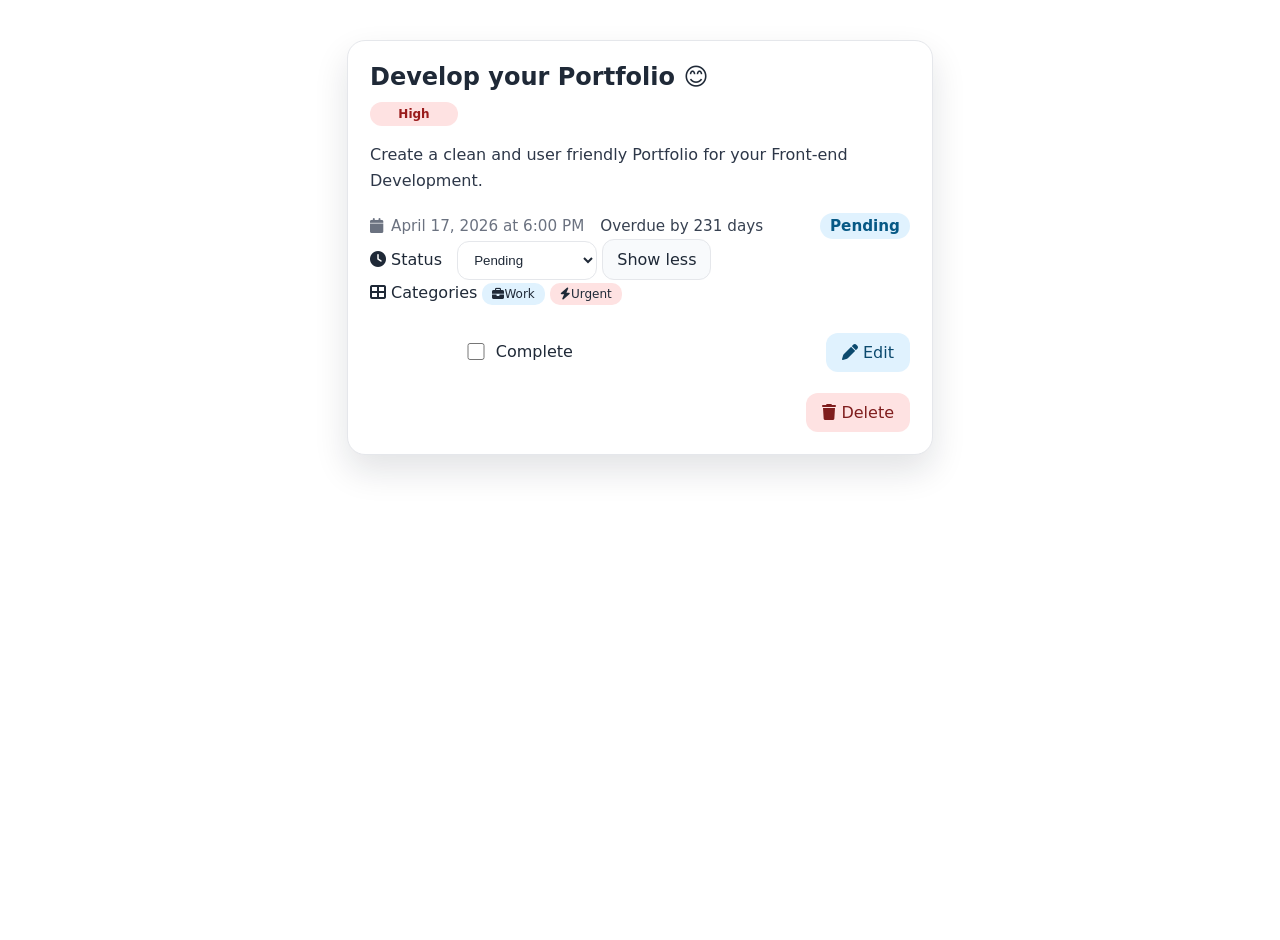
<file: index.html>
<!DOCTYPE html>
<html lang="en">
<head>
  <meta charset="UTF-8" />
  <meta name="viewport" content="width=device-width, initial-scale=1.0"/>
  <title>Todo Card</title>

  <link rel="stylesheet" href="style.css">
  <link rel="stylesheet" href="https://cdnjs.cloudflare.com/ajax/libs/font-awesome/6.5.0/css/all.min.css">
</head>
<body>

<article data-testid="test-todo-card" class="todo-card pending high">
  <div class="header">
    <div>
      <h2 data-testid="test-todo-title">Develop your Portfolio 😊</h2>
      <div class="priority-row">
        <span class="badge high" data-testid="test-todo-priority" aria-label="High priority">High</span>
        <!-- <span class="priority-indicator high" data-testid="test-todo-priority-indicator" aria-hidden="true"></span> -->
      </div>
    </div>
  </div>
  <div class="description-container collapsed" id="todo-description-section" data-testid="test-todo-collapsible-section">
    <p data-testid="test-todo-description">Create a clean and user friendly Portfolio for your Front-end Development.</p>
  </div>

   <div class="meta">
    <div class="due">
      <i class="fa-solid fa-calendar" aria-hidden="true"></i>
      <time data-testid="test-todo-due-date" datetime="2026-04-17T18:00:00Z">April 17, 2026</time>
      <!-- <div class="note-row"> -->
    <span class="overdue hidden" data-testid="test-todo-overdue-indicator"></span> 
    <span class="time-remaining" data-testid="test-todo-time-remaining" aria-live="polite"></span>
  <!-- </div> -->
    </div>

      <div class="note-row">
    <span class="overdue hidden" data-testid="test-todo-overdue-indicator"></span>
    <span class="time-remaining" data-testid="test-todo-time-remaining" aria-live="polite"></span>
  </div>

    <div class="status-line">
      <!-- <i class="fa-solid fa-clock" aria-hidden="true"></i> -->
      <span class="status" data-testid="test-todo-status">Pending</span>
    </div>
  </div>
  <i class="fa-solid fa-clock" aria-hidden="true"></i> Status 
    <label for="status-control" class="visually-hidden">Task status</label>
    <select id="status-control" class="status-control" data-testid="test-todo-status-control" aria-label="Task status">
      <option value="Pending">Pending</option>
      <option value="In Progress">In Progress</option>
      <option value="Done">Done</option>
    </select>

    <button type="button" class="expand-toggle" data-testid="test-todo-expand-toggle" aria-expanded="false" aria-controls="todo-description-section">
      Show more
    </button>

    <div class="tags" role="list" data-testid="test-todo-tags">
    <i class="fa-solid fa-table-cells-large"></i> Categories
    <span class="tag" role="listitem" data-testid="test-todo-tag-work"> <i class="fa-solid fa-briefcase" aria-hidden="true"></i>Work</span>
    <span class="taged" role="listitem" data-testid="test-todo-taged-urgent"><i class="fa-solid fa-bolt" aria-hidden="true"></i>Urgent</span>
    
  </div>

  

  <div class="actions">
    <div class="controls-row">
    <label class="checkbox-label">
      <input
        id="complete-toggle"
        type="checkbox"
        data-testid="test-todo-complete-toggle"
        aria-label="Mark task as complete"
      />
      Complete
    </label>
    </div>
    <button type="button" class="edit" data-testid="test-todo-edit-button" aria-label="Edit task">
      <i class="fa-solid fa-pen" aria-hidden="true"></i>
      Edit
    </button>
    <button type="button" class="delete" data-testid="test-todo-delete-button" aria-label="Delete task">
      <i class="fa-solid fa-trash" aria-hidden="true"></i>
      Delete
    </button>
  </div>
</article>

<script src="script.js"></script>

</body>
</html>
</file>
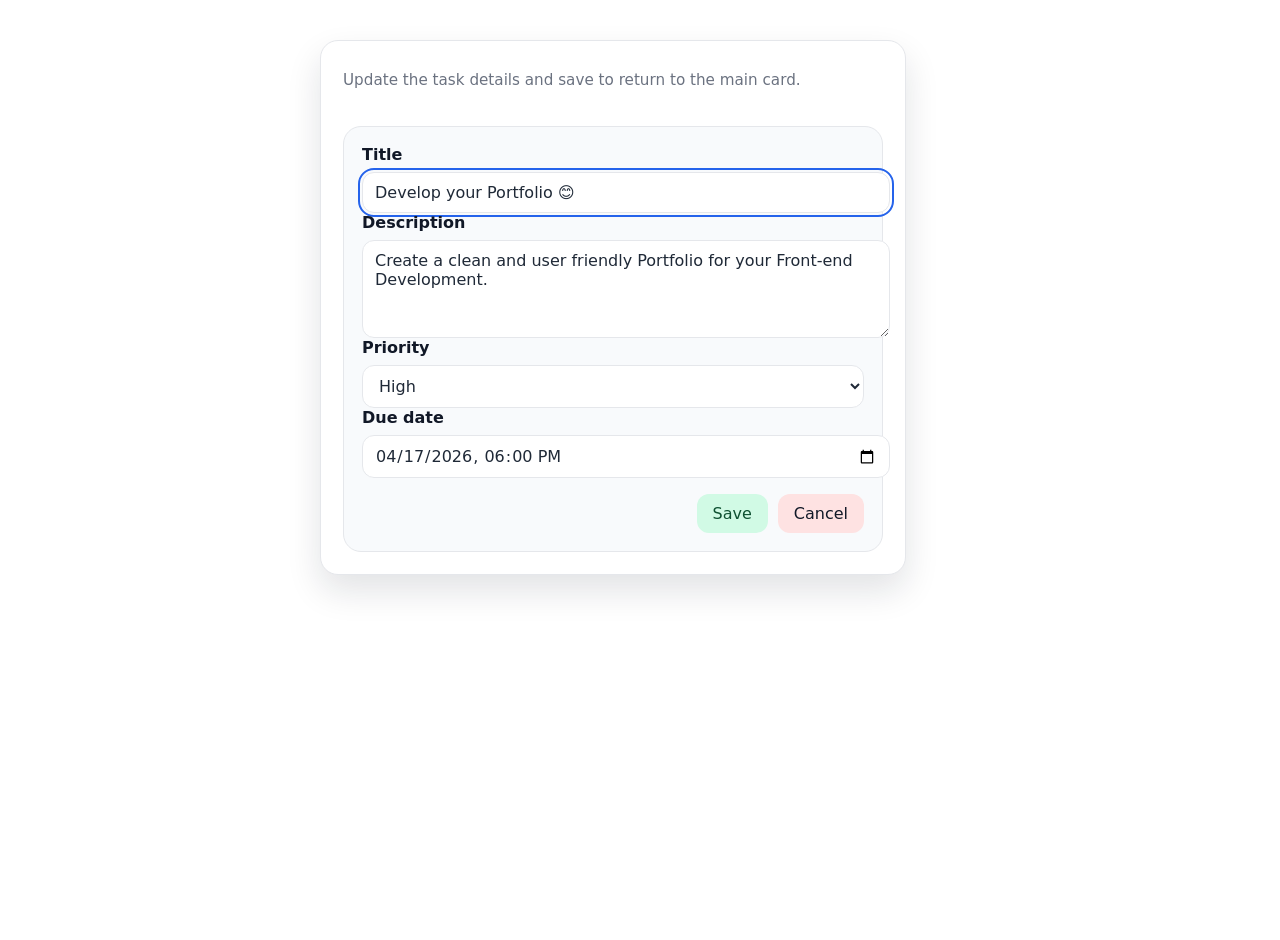
<file: edit.html>
<!DOCTYPE html>
<html lang="en">
<head>
  <meta charset="UTF-8" />
  <meta name="viewport" content="width=device-width, initial-scale=1.0" />
  <title>Edit Todo</title>
  <link rel="stylesheet" href="style.css">
</head>
<body>
<main class="edit-page">
  <article class="todo-card">
    <div class="header">
      <div>
        <!-- <h2>Edit Todo</h2> -->
        <p class="subtitle">Update the task details and save to return to the main card.</p>
      </div>
    </div>

    <form class="edit-form" data-testid="test-todo-edit-form">
      <div class="form-row">
        <label for="edit-title">Title</label>
        <input id="edit-title" type="text" data-testid="test-todo-edit-title-input" />
      </div>
      <div class="form-row">
        <label for="edit-description">Description</label>
        <textarea id="edit-description" rows="4" data-testid="test-todo-edit-description-input"></textarea>
      </div>
      <div class="form-row form-row-inline">
        <label for="edit-priority">Priority</label>
        <select id="edit-priority" data-testid="test-todo-edit-priority-select">
          <option value="High">High</option>
          <option value="Medium">Medium</option>
          <option value="Low">Low</option>
        </select>
      </div>
      <div class="form-row form-row-inline">
        <label for="edit-due-date">Due date</label>
        <input id="edit-due-date" type="datetime-local" data-testid="test-todo-edit-due-date-input" />
      </div>
      <div class="form-actions">
        <button type="button" class="save" data-testid="test-todo-save-button">Save</button>
        <button type="button" class="cancel" data-testid="test-todo-cancel-button">Cancel</button>
      </div>
    </form>
  </article>
</main>

<script src="script.js"></script>
</body>
</html>
</file>
<file: style.css>
:root {
  --bg: #f7f9fc;
  --card: #ffffff;
  --text: #1f2937;
  --muted: #6b7280;
  --ash: #9ca3af;
  --border: #e5e7eb;
  --primary: #2563eb;
  --danger: #ef4444;
  --success: #16a34a;
  --warning: #f59e0b;
  --info: #0ea5e9;
}

body {
  margin: 0;
  font-family: system-ui, -apple-system, BlinkMacSystemFont, 'Segoe UI', Roboto, Oxygen, Ubuntu, Cantarell, 'Open Sans', 'Helvetica Neue', sans-serif;
  /* background: var(--bg); */
  /* background:black; */
  min-height: 100vh;
  display: flex;
  justify-content: center;
  align-items: flex-start;
  padding: 20px;
}

.edit-page {
  width: 100%;
  max-width: 640px;
}

.subtitle {
  margin-top: 8px;
  color: var(--muted);
  font-size: 0.95rem;
}

article {
  width: 100%;
  max-width: 540px;
  background: var(--card);
  border-radius: 18px;
  margin-top: 20px;
  padding: 22px;
  box-shadow: 0 16px 34px rgba(15, 23, 42, 0.12);
  border: 1px solid var(--border);
  color: var(--text);
}

.todo-card.done {
  border-color: #d1d5db;
  background: #f3f4f6;
}

.todo-card.in-progress {
  border-color: #7dd3fc;
  background: #ecfeff;
}

.header {
  display: flex;
  justify-content: space-between;
  align-items: flex-start;
  gap: 12px;
}

h2 {
  margin: 0;
  font-size: clamp(1.2rem, 2vw, 1.5rem);
  line-height: 1.2;
}

.todo-card.done h2 {
  text-decoration: line-through;
  color: var(--muted);
}

.priority-row {
  display: flex;
  align-items: center;
  gap: 10px;
  margin-top: 10px;
}

.badge {
  display: inline-flex;
  align-items: center;
  justify-content: center;
  min-width: 60px;
  border-radius: 999px;
  font-size: 12px;
  padding: 5px 14px;
  font-weight: 700;
  background:#fee2e2;
}

.priority-indicator {
  width: 12px;
  height: 12px;
  border-radius: 50%;
  border: 1px solid #fff;
}

.priority-indicator.high,
.badge.high {
  background: #fee2e2;
  color: #991b1b;
}

.priority-indicator.medium,
.badge.medium {
  background: #fef3c7;
  color: #92400e;
}

.priority-indicator.low,
.badge.low {
  background: #dcfce7;
  color: #166534;
}

.controls-row,
.meta,
.note-row,
.actions,
.form-actions {
  display: flex;
  flex-wrap: wrap;
  gap: 10px;
  align-items: center;
}

.controls-row {
  margin-top: 18px;
}

.checkbox-label{
  /* background:red; */
  margin-right:243px;
  margin-bottom:20px;
}
.status-control{
margin-bottom:3px;
margin-left:10px;
}
.expand-toggle,
.save,
.cancel,
.edit,
.delete {
  font: inherit;
}

.checkbox-label {
  display: inline-flex;
  align-items: center;
  gap: 8px;
  cursor: pointer;
}

.checkbox-label input {
  width: 1.1rem;
  height: 1.1rem;
}

.status-control {
  min-width: 140px;
  padding: 10px 12px;
  border-radius: 12px;
  border: 1px solid var(--border);
  background: #fff;
  color: var(--text);
}

.expand-toggle {
  padding: 10px 14px;
  border-radius: 12px;
  border: 1px solid var(--border);
  background: #f8fafc;
  color: var(--text);
  cursor: pointer;
}

.meta {
  justify-content: space-between;
  margin-top: 18px;
}

.due,
.status-line {
  display: flex;
  align-items: center;
  gap: 8px;
  font-size: 0.95rem;
  color: var(--muted);
}

.status-line .status {
  background: #e0f2fe;
  color: #075985;
  padding: 4px 10px;
  border-radius: 999px;
  font-weight: 600;
}

.description-container {
  overflow: hidden;
  transition: max-height 0.25s ease;
  margin-top: 16px;
}

.description-container.collapsed {
  max-height: 5.4rem;
}

.description-container:not(.collapsed) {
  max-height: 100vh;
}

.description-container p {
  margin: 0;
  line-height: 1.65;
  color: #2d3748;
}

.placeholder-text {
  color: var(--ash) !important;
}

.note-row {
  justify-content: space-between;
  margin-top: 14px;
  gap: 12px;
}

.overdue {
  /* color: var(--danger); */
  
  font-weight: 700;
}

.hidden {
  color:red;
  display: none !important;
}

.overdue.hidden {
  
  display: none;
}

.time-remaining {
  font-size: 0.95rem;
  color: #374151;
}

.tag {
      background:#e0f2fe;
      /* color: #3730a3; */
      padding: 4px 10px;
      border-radius: 10px;
      font-size: 12px;
    }
     .taged{
      background: #fee2e2;
      /* color: #3730a3; */
      padding: 4px 10px;
      border-radius: 10px;
      font-size: 12px;
    }


.actions {
  justify-content: flex-end;
  margin-top: 20px;
}

button,
.status-control,
input,
textarea,
select {
  transition: box-shadow 0.2s ease, transform 0.2s ease;
}

button {
  border: none;
  border-radius: 12px;
  padding: 10px 16px;
  cursor: pointer;
}

button:hover,
.status-control:hover,
input:hover,
textarea:hover,
select:hover {
  transform: translateY(-1px);
}

button:focus,
.status-control:focus,
input:focus,
textarea:focus,
select:focus {
  outline: 2px solid var(--primary);
  outline-offset: 2px;
}

.edit {
  background: #e0f2fe;
  color: #0c4a6e;
}

.delete {
  background: #fee2e2;
  color: #7f1d1d;
}

.save {
  background: #d1fae5;
  color: #0f5132;
}

.cancel {
  background:  #fee2e2;
  color: #111827;
}

.edit-form {
  margin-top: 22px;
  padding: 18px;
  border-radius: 18px;
  background: #f8fafc;
  border: 1px solid var(--border);
}

.edit-form.hidden {
  display: none;
}

.form-row {
  display: flex;
  flex-direction: column;
  gap: 8px;
  width: 100%;
}

.form-row label {
  font-weight: 600;
  color: #111827;
}

.form-row input,
.form-row textarea,
.form-row select {
  width: 100%;
  border-radius: 12px;
  border: 1px solid var(--border);
  padding: 10px 12px;
  font: inherit;
  color: var(--text);
  background: #fff;
}

.form-row-inline {
  flex: 1 1 220px;
}

.form-actions {
  justify-content: flex-end;
  margin-top: 16px;
}

.visually-hidden {
  position: absolute;
  width: 1px;
  height: 1px;
  padding: 0;
  margin: -1px;
  overflow: hidden;
  clip: rect(0, 0, 0, 0);
  white-space: nowrap;
  border: 0;
}

@media (max-width: 768px) {
  body {
    padding: 14px;
  }

  article {
    padding: 18px;
  }

  .controls-row,
  .meta,
  .actions,
  .form-actions {
    flex-direction: column;
    align-items: stretch;
  }

  .status-control,
  .expand-toggle,
  .checkbox-label,
  .edit,
  .delete,
  .save,
  .cancel {
    width: 100%;
  }

  .form-row-inline {
    flex: 1 1 100%;
  }
}

@media (min-width: 1024px) {
  .header {
    align-items: center;
  }

  .meta {
    align-items: center;
  }

  .actions {
    justify-content: flex-end;
  }
}
</file>
